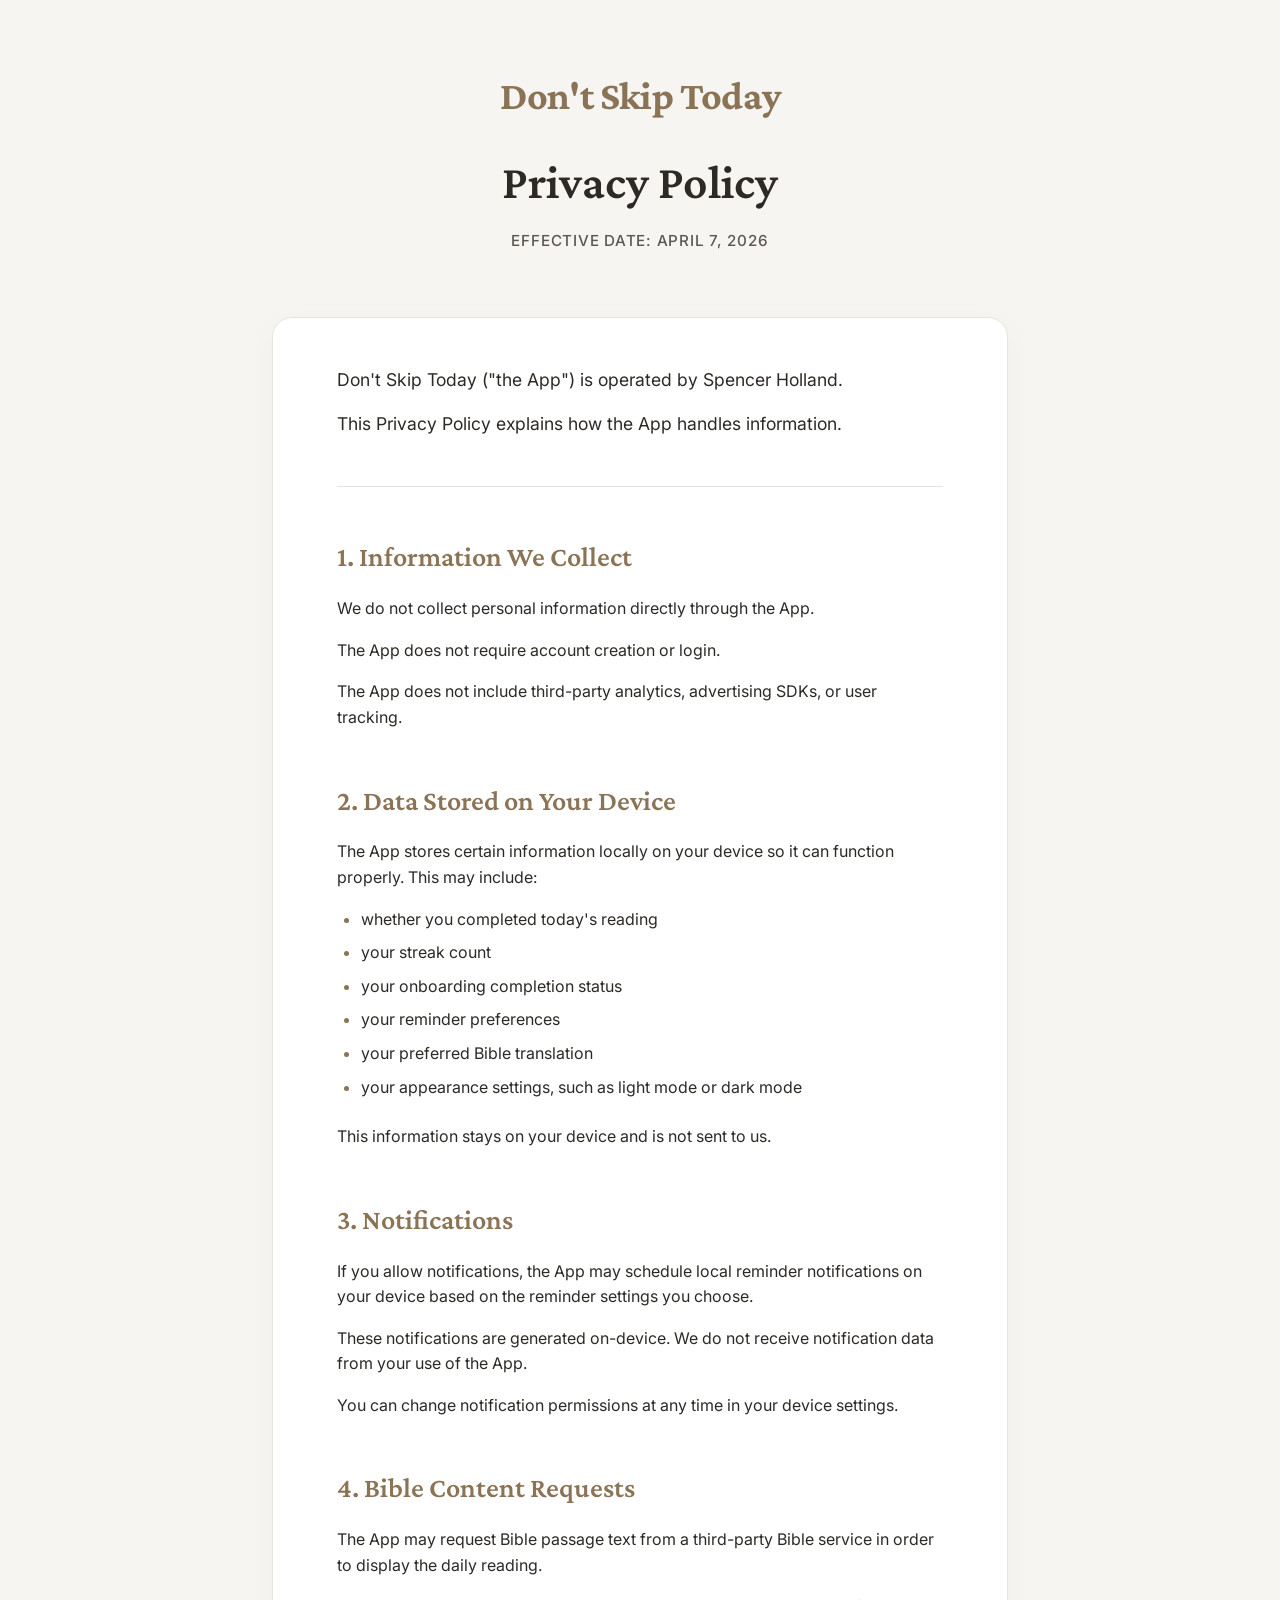
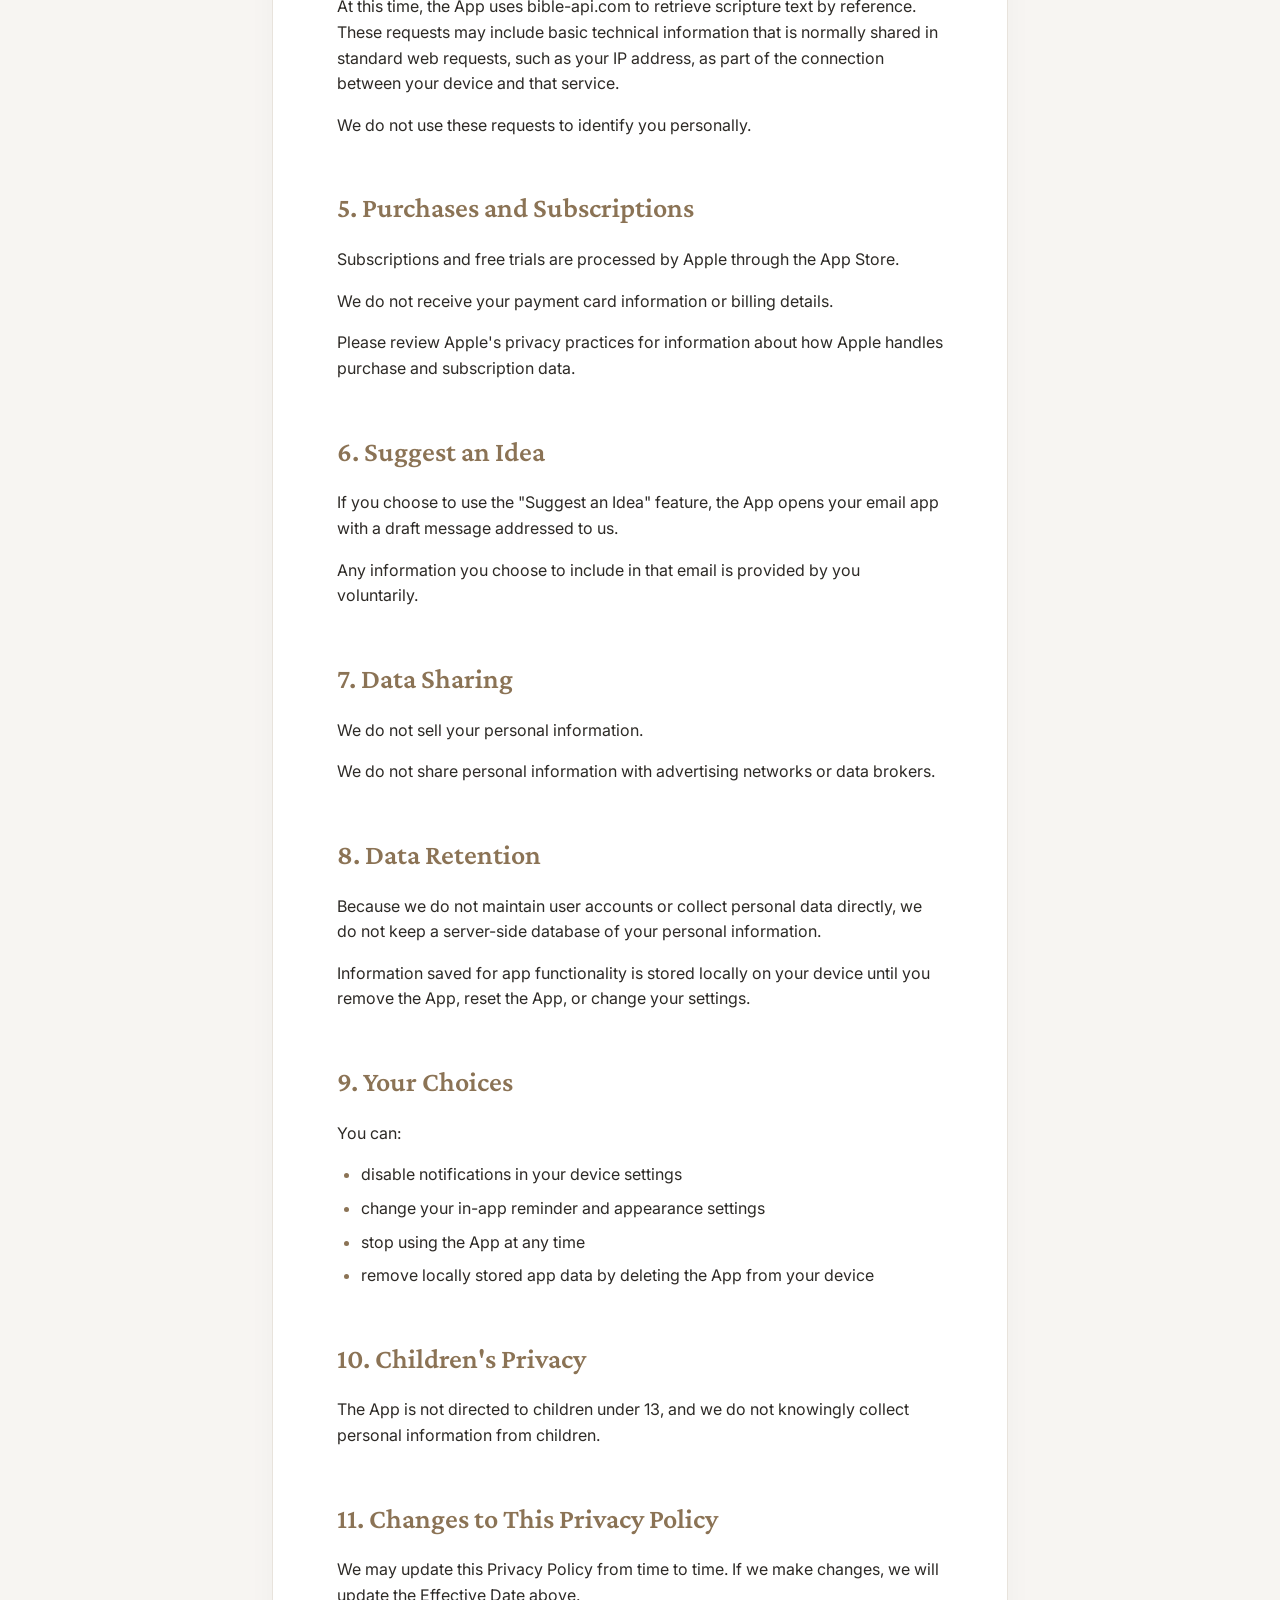
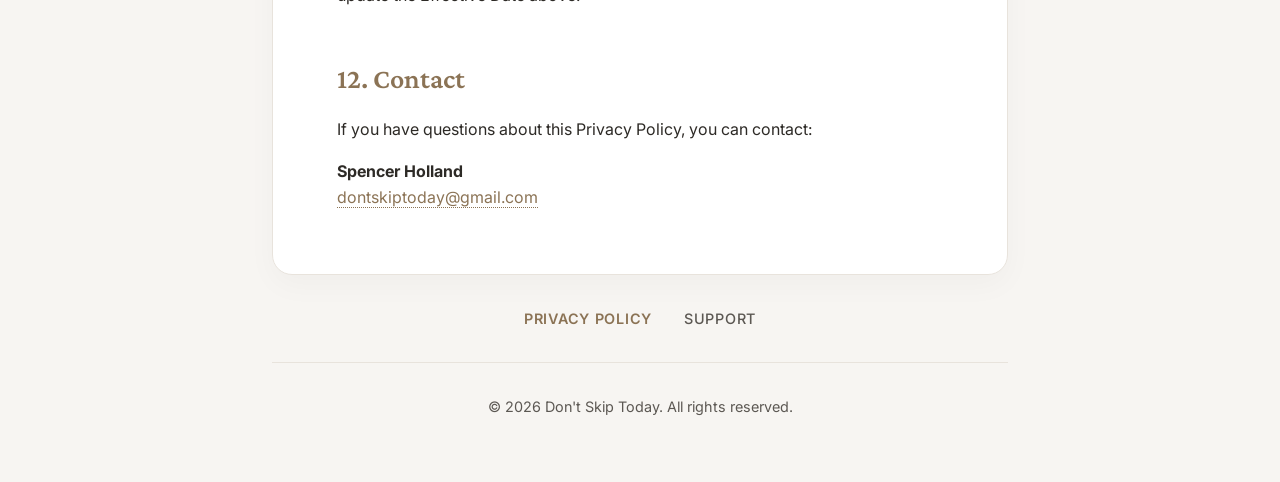
<file: index.html>
<!DOCTYPE html>
<html lang="en">
<head>
    <meta charset="UTF-8">
    <meta name="viewport" content="width=device-width, initial-scale=1.0">
    <title>Privacy Policy | Don't Skip Today</title>
    <link rel="preconnect" href="https://fonts.googleapis.com">
    <link rel="preconnect" href="https://fonts.gstatic.com" crossorigin>
    <link href="https://fonts.googleapis.com/css2?family=Crimson+Pro:ital,wght@0,400;0,600;0,700;1,400&family=Inter:wght@300;400;500;600&display=swap" rel="stylesheet">
    <link rel="stylesheet" href="style.css">

</head>
<body>

    <div class="container">
        <header>
            <div class="logo">Don't Skip Today</div>
            <h1>Privacy Policy</h1>
            <div class="meta">Effective Date: April 7, 2026</div>
        </header>

        <main class="content-card">
            <div class="intro">
                <p>Don't Skip Today ("the App") is operated by Spencer Holland.</p>
                <p>This Privacy Policy explains how the App handles information.</p>
            </div>

            <section>
                <h2>1. Information We Collect</h2>
                <p>We do not collect personal information directly through the App.</p>
                <p>The App does not require account creation or login.</p>
                <p>The App does not include third-party analytics, advertising SDKs, or user tracking.</p>
            </section>

            <section>
                <h2>2. Data Stored on Your Device</h2>
                <p>The App stores certain information locally on your device so it can function properly. This may include:</p>
                <ul>
                    <li>whether you completed today's reading</li>
                    <li>your streak count</li>
                    <li>your onboarding completion status</li>
                    <li>your reminder preferences</li>
                    <li>your preferred Bible translation</li>
                    <li>your appearance settings, such as light mode or dark mode</li>
                </ul>
                <p>This information stays on your device and is not sent to us.</p>
            </section>

            <section>
                <h2>3. Notifications</h2>
                <p>If you allow notifications, the App may schedule local reminder notifications on your device based on the reminder settings you choose.</p>
                <p>These notifications are generated on-device. We do not receive notification data from your use of the App.</p>
                <p>You can change notification permissions at any time in your device settings.</p>
            </section>

            <section>
                <h2>4. Bible Content Requests</h2>
                <p>The App may request Bible passage text from a third-party Bible service in order to display the daily reading.</p>
                <p>At this time, the App uses bible-api.com to retrieve scripture text by reference. These requests may include basic technical information that is normally shared in standard web requests, such as your IP address, as part of the connection between your device and that service.</p>
                <p>We do not use these requests to identify you personally.</p>
            </section>

            <section>
                <h2>5. Purchases and Subscriptions</h2>
                <p>Subscriptions and free trials are processed by Apple through the App Store.</p>
                <p>We do not receive your payment card information or billing details.</p>
                <p>Please review Apple's privacy practices for information about how Apple handles purchase and subscription data.</p>
            </section>

            <section>
                <h2>6. Suggest an Idea</h2>
                <p>If you choose to use the "Suggest an Idea" feature, the App opens your email app with a draft message addressed to us.</p>
                <p>Any information you choose to include in that email is provided by you voluntarily.</p>
            </section>

            <section>
                <h2>7. Data Sharing</h2>
                <p>We do not sell your personal information.</p>
                <p>We do not share personal information with advertising networks or data brokers.</p>
            </section>

            <section>
                <h2>8. Data Retention</h2>
                <p>Because we do not maintain user accounts or collect personal data directly, we do not keep a server-side database of your personal information.</p>
                <p>Information saved for app functionality is stored locally on your device until you remove the App, reset the App, or change your settings.</p>
            </section>

            <section>
                <h2>9. Your Choices</h2>
                <p>You can:</p>
                <ul>
                    <li>disable notifications in your device settings</li>
                    <li>change your in-app reminder and appearance settings</li>
                    <li>stop using the App at any time</li>
                    <li>remove locally stored app data by deleting the App from your device</li>
                </ul>
            </section>

            <section>
                <h2>10. Children's Privacy</h2>
                <p>The App is not directed to children under 13, and we do not knowingly collect personal information from children.</p>
            </section>

            <section>
                <h2>11. Changes to This Privacy Policy</h2>
                <p>We may update this Privacy Policy from time to time. If we make changes, we will update the Effective Date above.</p>
            </section>

            <section>
                <h2>12. Contact</h2>
                <p>If you have questions about this Privacy Policy, you can contact:</p>
                <p><strong>Spencer Holland</strong><br>
                <a href="mailto:dontskiptoday@gmail.com">dontskiptoday@gmail.com</a></p>
            </section>

        </main>

        <div class="nav-links">
            <a href="index.html" class="active">Privacy Policy</a>
            <a href="support.html">Support</a>
        </div>

        <footer>
            &copy; 2026 Don't Skip Today. All rights reserved.
        </footer>
    </div>

</body>
</html>
</file>
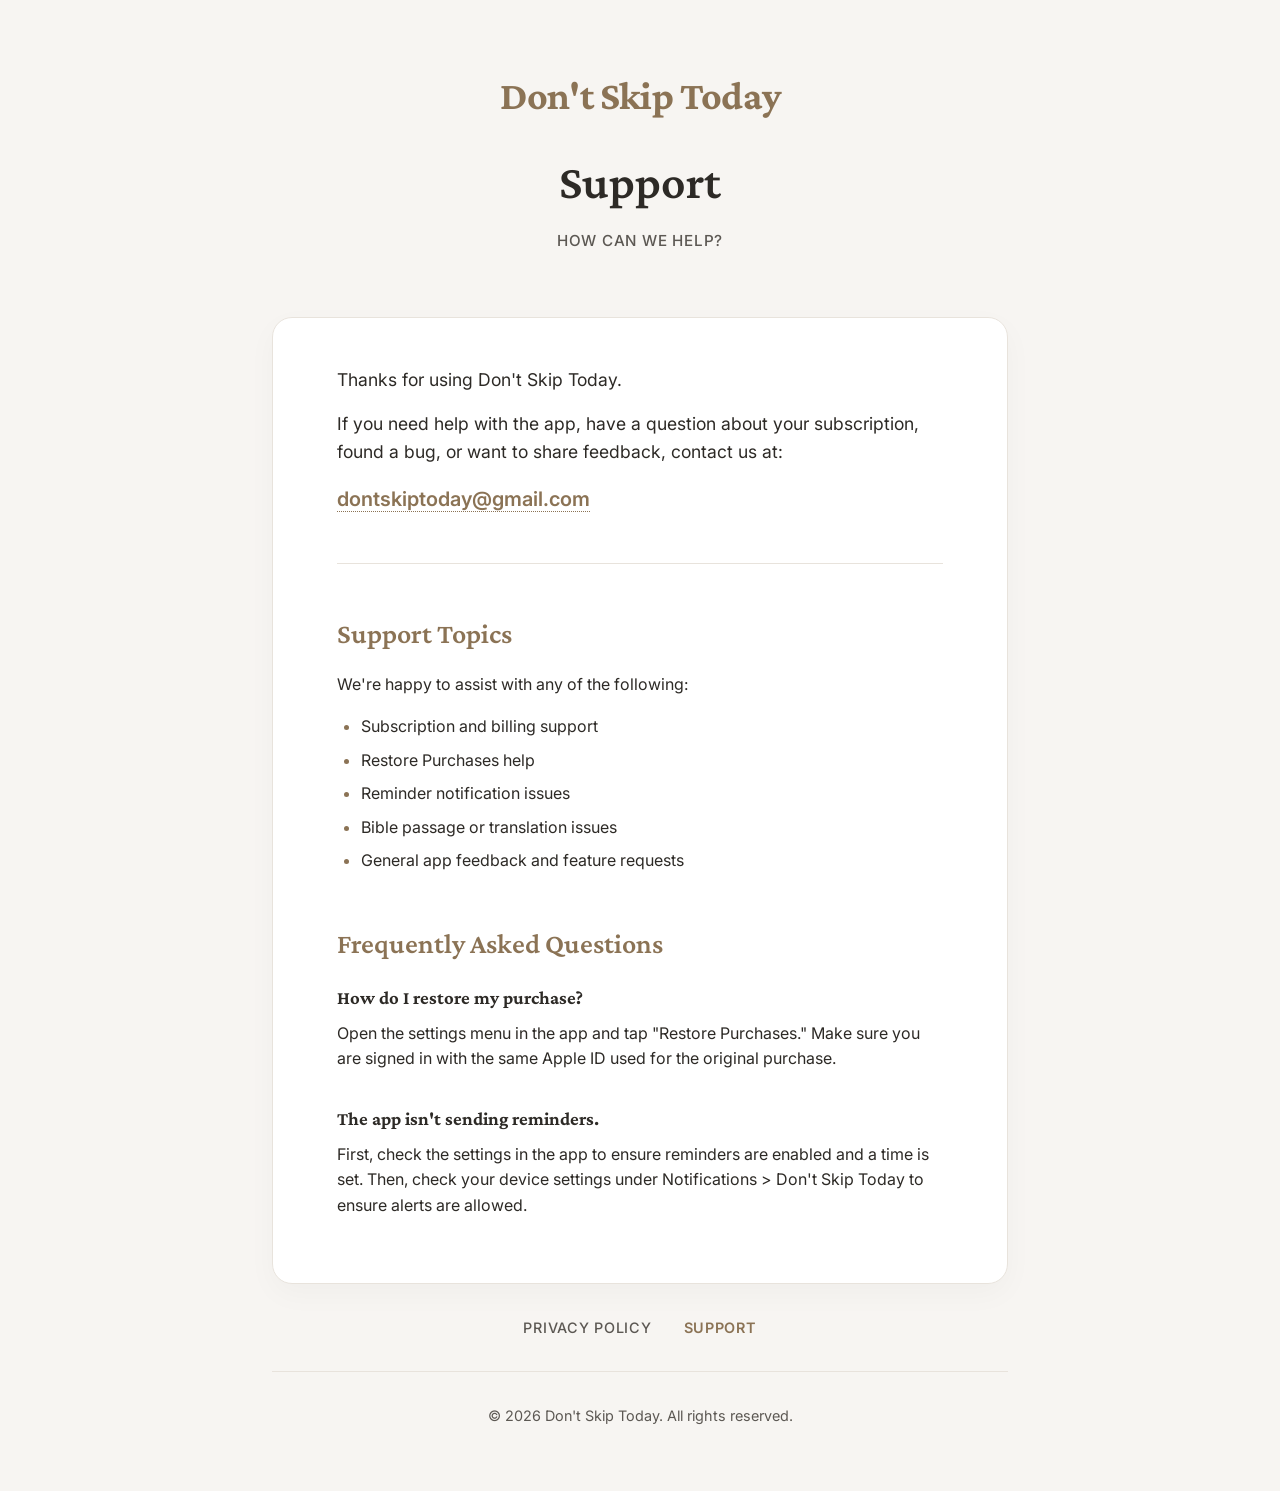
<file: support.html>
<!DOCTYPE html>
<html lang="en">
<head>
    <meta charset="UTF-8">
    <meta name="viewport" content="width=device-width, initial-scale=1.0">
    <title>Support | Don't Skip Today</title>
    <link rel="preconnect" href="https://fonts.googleapis.com">
    <link rel="preconnect" href="https://fonts.gstatic.com" crossorigin>
    <link href="https://fonts.googleapis.com/css2?family=Crimson+Pro:ital,wght@0,400;0,600;0,700;1,400&family=Inter:wght@300;400;500;600&display=swap" rel="stylesheet">
    <link rel="stylesheet" href="style.css">
</head>
<body>

    <div class="container">
        <header>
            <div class="logo">Don't Skip Today</div>
            <h1>Support</h1>
            <div class="meta">How can we help?</div>
        </header>

        <main class="content-card">
            <div class="intro">
                <p>Thanks for using Don't Skip Today.</p>
                <p>If you need help with the app, have a question about your subscription, found a bug, or want to share feedback, contact us at:</p>
                <p><a href="mailto:dontskiptoday@gmail.com" style="font-size: 1.25rem; font-weight: 600;">dontskiptoday@gmail.com</a></p>
            </div>

            <section>
                <h2>Support Topics</h2>
                <p>We're happy to assist with any of the following:</p>
                <ul>
                    <li>Subscription and billing support</li>
                    <li>Restore Purchases help</li>
                    <li>Reminder notification issues</li>
                    <li>Bible passage or translation issues</li>
                    <li>General app feedback and feature requests</li>
                </ul>
            </section>

            <section>
                <h2>Frequently Asked Questions</h2>
                <div style="margin-bottom: 2rem;">
                    <h3 style="font-family: 'Crimson Pro', serif; color: var(--text-primary); margin-bottom: 0.5rem;">How do I restore my purchase?</h3>
                    <p>Open the settings menu in the app and tap "Restore Purchases." Make sure you are signed in with the same Apple ID used for the original purchase.</p>
                </div>
                <div>
                    <h3 style="font-family: 'Crimson Pro', serif; color: var(--text-primary); margin-bottom: 0.5rem;">The app isn't sending reminders.</h3>
                    <p>First, check the settings in the app to ensure reminders are enabled and a time is set. Then, check your device settings under Notifications > Don't Skip Today to ensure alerts are allowed.</p>
                </div>
            </section>
        </main>

        <div class="nav-links">
            <a href="index.html">Privacy Policy</a>
            <a href="support.html" class="active">Support</a>
        </div>

        <footer>
            &copy; 2026 Don't Skip Today. All rights reserved.
        </footer>
    </div>

</body>
</html>
</file>
<file: style.css>
:root {
    --bg-color: #f7f5f2;
    --text-primary: #2d2a26;
    --text-secondary: #5c5853;
    --accent-color: #8b7355;
    --card-bg: #ffffff;
    --border-color: #e8e3dc;
}

@media (prefers-color-scheme: dark) {
    :root {
        --bg-color: #1a1918;
        --text-primary: #ededed;
        --text-secondary: #a39e99;
        --accent-color: #d4b895;
        --card-bg: #242221;
        --border-color: #383533;
    }
}

* {
    box-sizing: border-box;
    margin: 0;
    padding: 0;
}

body {
    font-family: 'Inter', sans-serif;
    background-color: var(--bg-color);
    color: var(--text-primary);
    line-height: 1.6;
    -webkit-font-smoothing: antialiased;
    -moz-osx-font-smoothing: grayscale;
}

.container {
    max-width: 800px;
    margin: 0 auto;
    padding: 4rem 2rem;
}

header {
    text-align: center;
    margin-bottom: 4rem;
    animation: fadeInDown 0.8s ease-out;
}

.logo {
    font-family: 'Crimson Pro', serif;
    font-size: 2.5rem;
    font-weight: 700;
    color: var(--accent-color);
    margin-bottom: 1rem;
    letter-spacing: -0.02em;
}

h1 {
    font-family: 'Crimson Pro', serif;
    font-size: 3rem;
    font-weight: 600;
    margin-bottom: 0.5rem;
    color: var(--text-primary);
}

.meta {
    font-size: 0.95rem;
    color: var(--text-secondary);
    font-weight: 500;
    letter-spacing: 0.05em;
    text-transform: uppercase;
}

.content-card {
    background-color: var(--card-bg);
    padding: 3rem 4rem;
    border-radius: 20px;
    box-shadow: 0 10px 30px rgba(0, 0, 0, 0.03);
    border: 1px solid var(--border-color);
    animation: fadeInUp 0.8s ease-out 0.2s both;
}

.intro {
    font-size: 1.1rem;
    color: var(--text-secondary);
    margin-bottom: 3rem;
    padding-bottom: 2rem;
    border-bottom: 1px solid var(--border-color);
}

section {
    margin-bottom: 3rem;
}

section:last-child {
    margin-bottom: 0;
}

h2 {
    font-family: 'Crimson Pro', serif;
    font-size: 1.75rem;
    font-weight: 600;
    color: var(--accent-color);
    margin-bottom: 1rem;
    display: flex;
    align-items: center;
    gap: 10px;
}

p {
    margin-bottom: 1rem;
    color: var(--text-primary);
    font-weight: 400;
}

ul {
    margin-bottom: 1.5rem;
    padding-left: 1.5rem;
    color: var(--text-primary);
}

li {
    margin-bottom: 0.5rem;
    position: relative;
    list-style-type: disc;
}

li::marker {
    color: var(--accent-color);
}

a {
    color: var(--accent-color);
    text-decoration: none;
    transition: opacity 0.2s;
    border-bottom: 1px dotted var(--accent-color);
}

a:hover {
    opacity: 0.8;
    border-bottom-style: solid;
}

.nav-links {
    margin-top: 2rem;
    display: flex;
    justify-content: center;
    gap: 2rem;
}

.nav-links a {
    font-size: 0.9rem;
    font-weight: 500;
    color: var(--text-secondary);
    border-bottom: none;
    text-transform: uppercase;
    letter-spacing: 0.05em;
}

.nav-links a:hover {
    color: var(--accent-color);
}

.nav-links a.active {
    color: var(--accent-color);
    font-weight: 600;
}

footer {
    text-align: center;
    margin-top: 2rem;
    padding-top: 2rem;
    color: var(--text-secondary);
    font-size: 0.9rem;
    border-top: 1px solid var(--border-color);
    animation: fadeIn 1s ease-out 0.6s both;
}

/* Animations */
@keyframes fadeInDown {
    from { opacity: 0; transform: translateY(-20px); }
    to { opacity: 1; transform: translateY(0); }
}

@keyframes fadeInUp {
    from { opacity: 0; transform: translateY(20px); }
    to { opacity: 1; transform: translateY(0); }
}

@keyframes fadeIn {
    from { opacity: 0; }
    to { opacity: 1; }
}

@media (max-width: 768px) {
    .container {
        padding: 2rem 1rem;
    }
    .content-card {
        padding: 2rem;
    }
    h1 {
        font-size: 2.25rem;
    }
}
</file>
